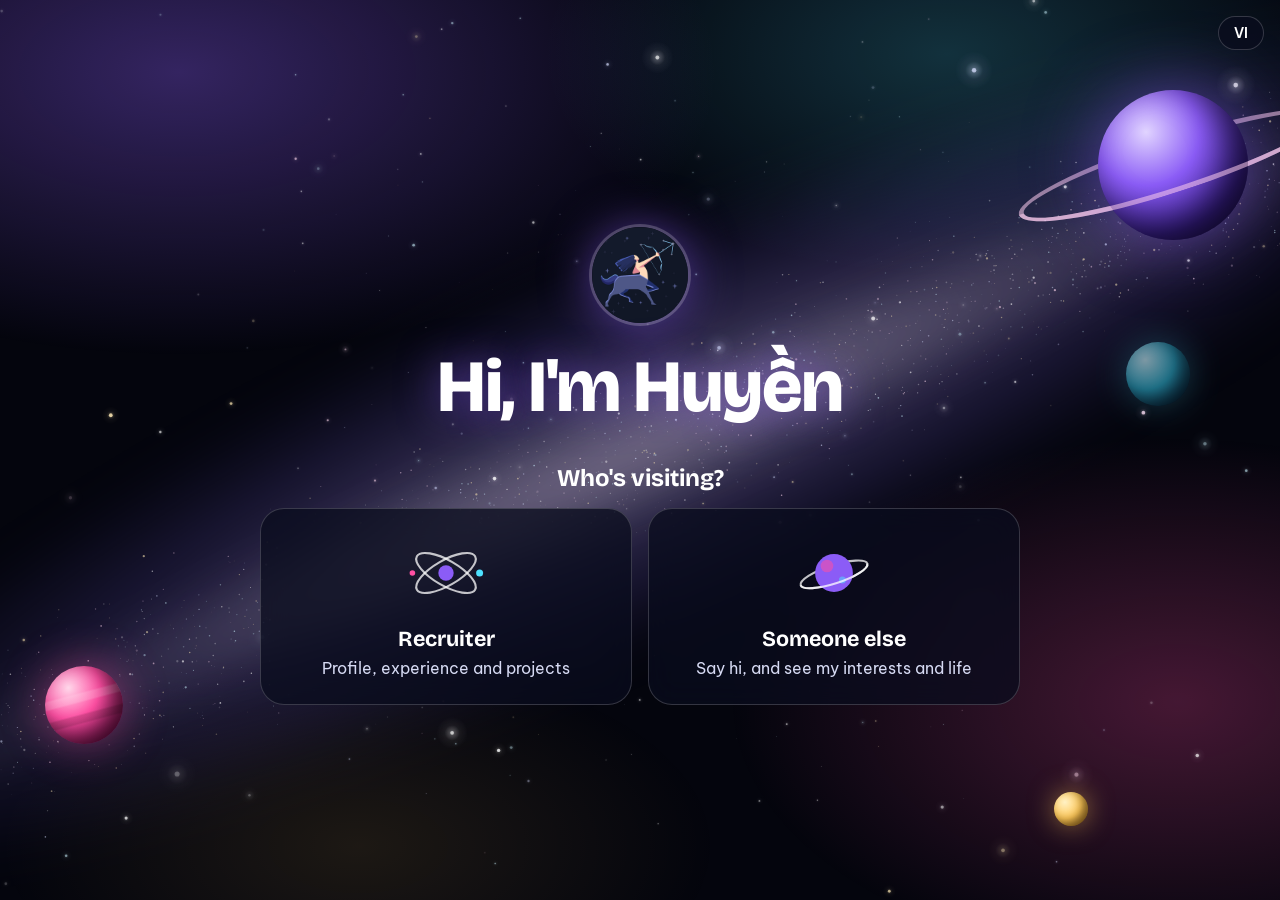
<file: index.html>
<!DOCTYPE html>
<html lang="vi">
<head>
  <meta charset="utf-8">
  <meta name="viewport" content="width=device-width, initial-scale=1">
  <title>Phùng Huyền | Portfolio</title>
  <meta name="description" content="Portfolio của Phùng Thị Huyền, sinh viên Quản trị Kinh doanh Quốc tế, Đại học Ngoại thương.">
  <meta name="theme-color" content="#04050d">
  <meta property="og:title" content="Phùng Huyền | Portfolio">
  <meta property="og:type" content="website">
  <link rel="icon" type="image/png" href="assets/img/favicon.png">
  <link rel="apple-touch-icon" href="assets/img/apple-touch-icon.png">
  <link rel="preconnect" href="https://fonts.googleapis.com">
  <link rel="preconnect" href="https://fonts.gstatic.com" crossorigin>
  <link href="https://fonts.googleapis.com/css2?family=Be+Vietnam+Pro:wght@400;500;600;700&family=Bricolage+Grotesque:opsz,wght@12..96,700;12..96,800&display=swap" rel="stylesheet">
  <link rel="stylesheet" href="assets/css/style.css?v=20261106b">
</head>
<body>
  <a id="skip-link" class="skip" href="#main"></a>

  <!-- Nền: dải ngân hà (CSS), bầu trời sao (canvas) và các hành tinh lơ lửng -->
  <div class="nebula" aria-hidden="true"></div>
  <canvas id="sky" aria-hidden="true"></canvas>
  <div class="planets" id="planets" aria-hidden="true">
    <div class="planet p1"><span class="planet-body"><i class="sphere"></i></span></div>
    <div class="planet p2"><span class="planet-body"><i class="sphere"></i></span></div>
    <div class="planet p3"><span class="planet-body"><i class="sphere"></i></span></div>
    <div class="planet p4"><span class="planet-body"><i class="sphere"></i></span></div>
  </div>

  <!-- Màn khảo sát đầu trang: nội dung do assets/js/main.js dựng -->
  <div id="gate" role="dialog" aria-modal="true" aria-labelledby="gate-title"></div>

  <!-- Toàn bộ trang chính: ẩn cho đến khi người xem chọn đối tượng -->
  <div id="site" hidden>
    <header class="topbar">
      <button id="brand" class="brand" type="button">
        <img src="assets/img/logo.png" alt="" width="42" height="42">
        <span id="brand-name"></span>
      </button>
      <nav id="nav" class="nav"></nav>
      <div class="tools">
        <button id="switch-view" class="ghost-btn" type="button"></button>
        <button id="lang-toggle" class="lang-btn" type="button"></button>
      </div>
    </header>

    <!-- Cột kênh liên lạc bên trái, đi theo khi cuộn -->
    <aside id="rail" class="rail"></aside>

    <main id="main" tabindex="-1"></main>

    <footer class="site-footer"><p id="footer-text"></p></footer>
  </div>

  <!-- Thẻ nổi: bấm vào một mục sẽ mở ở đây -->
  <dialog id="card"></dialog>

  <noscript><p style="position:relative;z-index:5;color:#fff;padding:2rem;text-align:center">Trang này cần bật JavaScript để hiển thị. / This page needs JavaScript.</p></noscript>

  <script src="assets/js/content.js?v=20261106b"></script>
  <script src="assets/js/main.js?v=20261106b"></script>
</body>
</html>
</file>
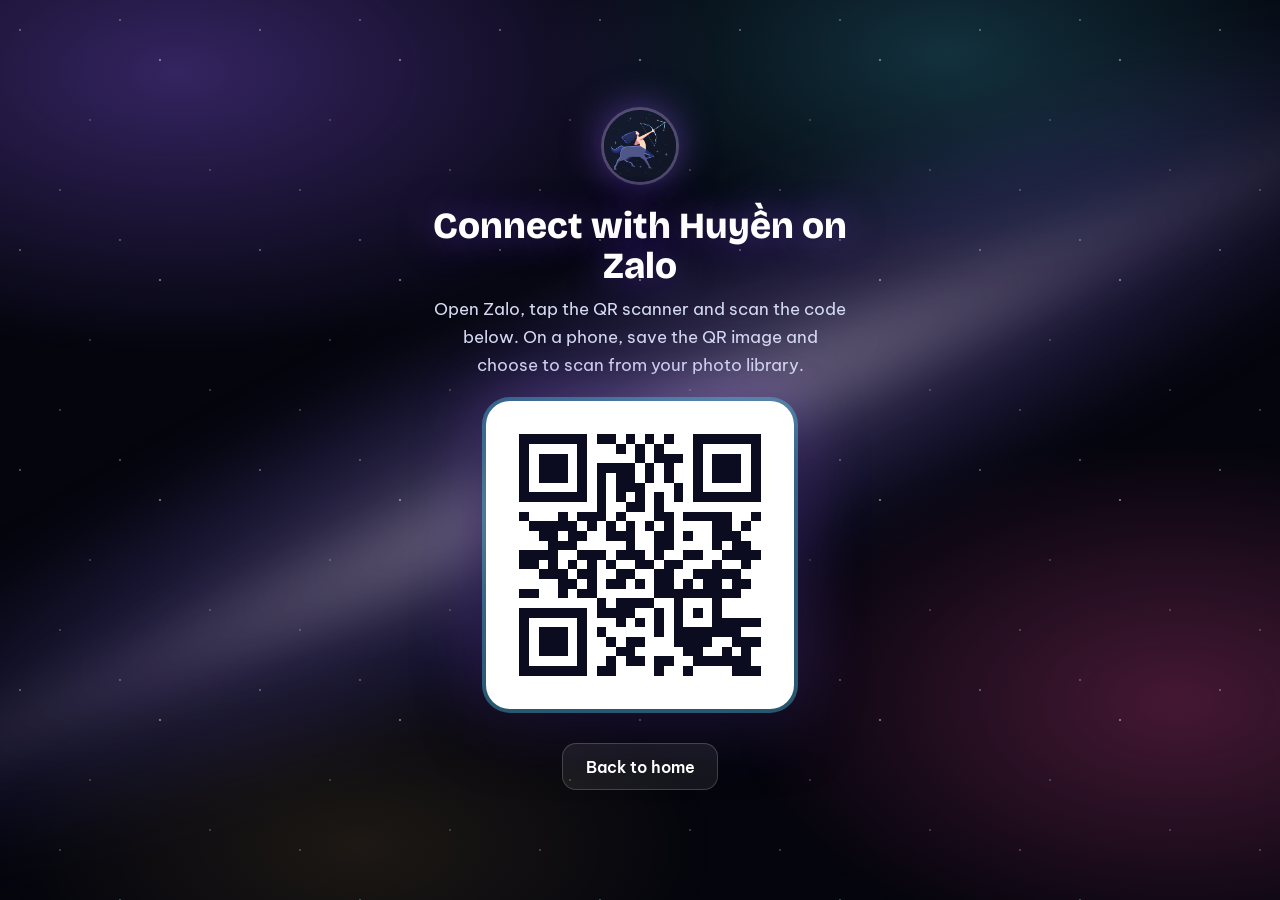
<file: zalo.html>
<!DOCTYPE html>
<html lang="vi">
<head>
  <meta charset="utf-8">
  <meta name="viewport" content="width=device-width, initial-scale=1">
  <title>Zalo | Phùng Huyền</title>
  <meta name="robots" content="noindex">
  <meta name="theme-color" content="#04050d">
  <link rel="icon" type="image/png" href="assets/img/favicon.png">
  <link rel="preconnect" href="https://fonts.googleapis.com">
  <link rel="preconnect" href="https://fonts.gstatic.com" crossorigin>
  <link href="https://fonts.googleapis.com/css2?family=Be+Vietnam+Pro:wght@400;500;600;700&family=Bricolage+Grotesque:opsz,wght@12..96,700;12..96,800&display=swap" rel="stylesheet">
  <link rel="stylesheet" href="assets/css/style.css?v=20261106b">
  <style>
    /* Trang riêng cho mã QR Zalo: dùng lại nền vũ trụ của trang chính */
    .zalo-stars {
      position: fixed; inset: 0; z-index: 0; pointer-events: none;
      background-image:
        radial-gradient(1.2px 1.2px at 20px 30px, #fff, transparent),
        radial-gradient(1px 1px at 90px 120px, #dfe6ff, transparent),
        radial-gradient(1.6px 1.6px at 160px 60px, #fff, transparent),
        radial-gradient(1px 1px at 210px 170px, #ffd9ee, transparent),
        radial-gradient(1.2px 1.2px at 120px 20px, #cdf4ff, transparent),
        radial-gradient(1px 1px at 60px 190px, #fff, transparent);
      background-size: 240px 220px; opacity: 0.7;
    }
    .zalo-wrap { position: relative; z-index: 2; min-height: 100svh; display: grid; place-items: center; padding: 2rem 1.25rem; }
    .zalo-card { width: min(460px, 100%); text-align: center; }
    .zalo-card img.logo { width: 72px; height: 72px; border-radius: 50%; box-shadow: 0 0 0 3px rgba(255, 255, 255, 0.2), 0 0 40px rgba(139, 92, 246, 0.6); }
    .zalo-card h1 { font: 800 clamp(1.7rem, 6vw, 2.3rem) / 1.1 var(--font-display); margin: 1rem 0 0.5rem; text-shadow: 0 0 36px rgba(139, 92, 246, 0.55); }
    .zalo-card p { color: var(--muted); margin: 0 auto 1.4rem; max-width: 38ch; }
    .qr-frame { display: inline-block; padding: 14px; border-radius: 24px; background: #fff; box-shadow: 0 0 0 4px rgba(77, 225, 255, 0.35), 0 20px 60px rgba(0, 0, 0, 0.55), 0 0 70px rgba(139, 92, 246, 0.45); }
    .qr-frame img { display: block; width: min(280px, 68vw); height: auto; image-rendering: pixelated; }
    .qr-missing { margin: 0 auto 1.4rem; padding: 1.2rem; border-radius: 16px; background: var(--panel); border: 1px solid var(--line); }
    .zalo-card .btn { margin-top: 1.6rem; }
  </style>
</head>
<body>
  <div class="nebula" aria-hidden="true"></div>
  <div class="zalo-stars" aria-hidden="true"></div>

  <main class="zalo-wrap" id="main">
    <div class="zalo-card">
      <img class="logo" src="assets/img/logo.png" alt="" width="72" height="72">
      <h1 id="zalo-title"></h1>
      <p id="zalo-hint"></p>
      <div id="qr-slot"></div>
      <a class="btn btn-ghost" id="zalo-back" href="./"></a>
    </div>
  </main>

  <script src="assets/js/content.js?v=20261106b"></script>
  <script>
    (function () {
      // Chọn ngôn ngữ: ưu tiên ?lang= trên đường link, rồi đến lựa chọn đã lưu, cuối cùng theo trình duyệt.
      var q = new URLSearchParams(location.search).get("lang");
      var saved = null;
      try { saved = localStorage.getItem("lang"); } catch (e) { /* bỏ qua */ }
      var lang = q === "en" || q === "vi" ? q : saved === "en" || saved === "vi" ? saved : (navigator.language || "vi").toLowerCase().indexOf("vi") === 0 ? "vi" : "en";
      var Z = CONTENT[lang].contact.zalo;
      document.documentElement.lang = lang;
      document.title = "Zalo | Phùng Huyền";
      document.getElementById("zalo-title").textContent = Z.title;
      document.getElementById("zalo-hint").textContent = Z.hint;
      document.getElementById("zalo-back").textContent = Z.back;

      var slot = document.getElementById("qr-slot");
      var frame = document.createElement("div");
      frame.className = "qr-frame";
      var img = document.createElement("img");
      img.alt = lang === "vi" ? "Mã QR Zalo của Huyền" : "Huyền's Zalo QR code";
      img.src = SITE.zaloQr;
      img.addEventListener("error", function () {
        var m = document.createElement("p");
        m.className = "qr-missing";
        m.textContent = Z.missing;
        slot.replaceChildren(m);
      });
      frame.appendChild(img);
      slot.appendChild(frame);
    })();
  </script>
</body>
</html>
</file>
<file: assets/css/style.css>
/* ==========================================================================
   style.css  =  GIAO DIỆN: màu sắc, phông chữ, khoảng cách, hiệu ứng

   Cách đọc nhanh:
   - Các dòng bắt đầu bằng "--" ở :root là "bảng màu và kích thước" dùng chung.
     Đổi một giá trị ở đây là cả trang đổi theo (ví dụ đổi --pink để đổi màu hồng).
   - Mỗi khối có một dòng tiêu đề đánh số (ví dụ "1. Bảng màu") để bạn tìm.
   ========================================================================== */

/* --- 1. Bảng màu và cỡ chữ --- */
:root {
  --space: #04050d;          /* nền đen vũ trụ */
  --panel: rgba(10, 12, 30, 0.76);   /* nền tối mờ phía sau chữ, giúp chữ trắng luôn dễ đọc */
  --panel-solid: #0c0e24;
  --line: rgba(255, 255, 255, 0.18);
  --text: #ffffff;
  --muted: #d6daf3;

  --violet: #8b5cf6;
  --pink: #ff4fa3;
  --cyan: #4de1ff;
  --amber: #ffc857;
  --violet-deep: #6c3df0;    /* bản đậm hơn để chữ trắng trên nút vẫn rõ */
  --pink-deep: #d92d7f;

  --font-display: "Bricolage Grotesque", "Be Vietnam Pro", system-ui, sans-serif;
  --font-body: "Be Vietnam Pro", system-ui, -apple-system, "Segoe UI", Roboto, sans-serif;
  --header-h: 68px;
}

/* --- 2. Nền tảng --- */
*, *::before, *::after { box-sizing: border-box; }
[hidden] { display: none !important; }
html { scroll-behavior: smooth; -webkit-text-size-adjust: 100%; }
body {
  margin: 0;
  background: var(--space);
  color: var(--text);
  font-family: var(--font-body);
  font-size: 1.0625rem;
  line-height: 1.65;
  overflow-x: hidden;
}
body.modal-open { overflow: hidden; }
img { max-width: 100%; }
button { font-family: inherit; }
::selection { background: var(--pink-deep); color: #fff; }
:focus-visible { outline: 2px solid var(--cyan); outline-offset: 3px; }

.skip {
  position: fixed; left: 1rem; top: -4rem; z-index: 100;
  background: #fff; color: #000; padding: 0.6rem 1rem; border-radius: 10px; text-decoration: none;
}
.skip:focus { top: 1rem; }

/* --- 3. Bầu trời: dải ngân hà, hành tinh (sao vẽ bằng canvas trong main.js) --- */
#sky { position: fixed; inset: 0; width: 100%; height: 100%; z-index: 0; display: block; }

.nebula {
  position: fixed; inset: 0; z-index: 0; pointer-events: none;
  background:
    radial-gradient(60% 45% at 14% 8%, rgba(139, 92, 246, 0.36), transparent 70%),
    radial-gradient(50% 42% at 92% 78%, rgba(255, 79, 163, 0.26), transparent 70%),
    radial-gradient(45% 35% at 74% 6%, rgba(77, 225, 255, 0.2), transparent 70%),
    radial-gradient(40% 30% at 28% 94%, rgba(255, 200, 87, 0.1), transparent 70%);
}
/* Dải ngân hà chéo ngang màn hình: một vầng sáng rộng và một lõi sáng mảnh bên trong */
.nebula::before, .nebula::after {
  content: ""; position: absolute; left: -25%; right: -25%; transform: rotate(-24deg);
}
.nebula::before {
  top: 28%; height: 42%;
  background: radial-gradient(ellipse at center, rgba(205, 190, 255, 0.38), rgba(130, 105, 240, 0.18) 42%, transparent 72%);
  filter: blur(26px);
  animation: nebula-breathe 14s ease-in-out infinite alternate;
}
.nebula::after {
  top: 43%; height: 14%;
  background: radial-gradient(ellipse at center, rgba(255, 236, 255, 0.22), transparent 70%);
  filter: blur(18px);
}
@keyframes nebula-breathe { from { opacity: 0.78; } to { opacity: 1; } }

/* Hành tinh lơ lửng: vị trí dọc do main.js đặt khi cuộn (--py), chuyển động bồng bềnh do CSS */
.planets { position: fixed; inset: 0; z-index: 0; pointer-events: none; overflow: hidden; }
.planet { position: absolute; top: 0; transform: translate3d(0, var(--py, 20vh), 0); transition: transform 1.6s cubic-bezier(0.2, 0.7, 0.2, 1); }
.planet-body { display: block; position: relative; isolation: isolate; border-radius: 50%; animation: planet-float 10s ease-in-out infinite alternate; }
.sphere { position: absolute; inset: 0; border-radius: 50%; z-index: 1; }
@keyframes planet-float { from { transform: translate3d(0, -12px, 0) rotate(-2deg); } to { transform: translate3d(0, 14px, 0) rotate(3deg); } }

.p1 { right: 2.5vw; }
.p1 .planet-body { width: 150px; height: 150px; }
.p1 .sphere {
  background: radial-gradient(circle at 32% 28%, #e1d4ff 0, #8b5cf6 36%, #3a1f8f 70%, #150a40 100%);
  box-shadow: 0 0 70px rgba(139, 92, 246, 0.55), inset -18px -14px 34px rgba(0, 0, 0, 0.6);
}
.p1 .planet-body::before, .p1 .planet-body::after {
  content: ""; position: absolute; left: -58%; right: -58%; top: 32%; bottom: 32%;
  border: 5px solid rgba(255, 206, 240, 0.55); border-radius: 50%; transform: rotate(-18deg);
}
.p1 .planet-body::before { z-index: 0; }
.p1 .planet-body::after { z-index: 2; clip-path: inset(50% 0 0 0); }

.p2 { left: 3.5vw; }
.p2 .planet-body { width: 78px; height: 78px; animation-duration: 8s; animation-delay: -3s; }
.p2 .sphere {
  background:
    linear-gradient(165deg, transparent 36%, rgba(255, 255, 255, 0.16) 38%, rgba(255, 255, 255, 0.16) 45%, transparent 47%, transparent 58%, rgba(0, 0, 0, 0.14) 60%, rgba(0, 0, 0, 0.14) 67%, transparent 69%),
    radial-gradient(circle at 30% 28%, #ffd7ea 0, #ff4fa3 40%, #8a1458 80%, #2a0820 100%);
  box-shadow: 0 0 46px rgba(255, 79, 163, 0.45), inset -10px -8px 20px rgba(0, 0, 0, 0.55);
}

.p3 { right: 7vw; opacity: 0.6; }
.p3 .planet-body { width: 64px; height: 64px; animation-duration: 12s; animation-delay: -6s; }
.p3 .sphere {
  background: radial-gradient(circle at 30% 28%, #c8f6ff 0, #2fb8d6 46%, #0b3d5c 85%);
  box-shadow: 0 0 34px rgba(77, 225, 255, 0.4), inset -8px -6px 16px rgba(0, 0, 0, 0.5);
}

.p4 { right: 15vw; }
.p4 .planet-body { width: 34px; height: 34px; animation-duration: 7s; animation-delay: -1.5s; }
.p4 .sphere {
  background: radial-gradient(circle at 32% 30%, #fff1c4 0, #ffc857 50%, #a86a10 100%);
  box-shadow: 0 0 26px rgba(255, 200, 87, 0.5), inset -5px -4px 10px rgba(0, 0, 0, 0.45);
}

/* Con trỏ chuột hình ngôi sao; hồng sáng khi đặt lên thứ bấm được */
html { cursor: url("data:image/svg+xml,%3Csvg xmlns='http://www.w3.org/2000/svg' width='30' height='30' viewBox='0 0 30 30'%3E%3Cpath d='M15 2l3.7 8.9 9.6.8-7.3 6.2 2.2 9.4L15 22l-8.2 5.3 2.2-9.4-7.3-6.2 9.6-.8z' fill='%23ffd666' stroke='%23fff6d6' stroke-width='1.3' stroke-linejoin='round'/%3E%3C/svg%3E") 15 15, auto; }
html :is(a, button, [role="button"], .card-btn, .gate-option, .btn, .nav-btn, .rail-btn, .lang-btn, .ghost-btn, .scroll-hint, .brand, .card-close) { cursor: url("data:image/svg+xml,%3Csvg xmlns='http://www.w3.org/2000/svg' width='34' height='34' viewBox='0 0 30 30'%3E%3Cpath d='M15 2l3.7 8.9 9.6.8-7.3 6.2 2.2 9.4L15 22l-8.2 5.3 2.2-9.4-7.3-6.2 9.6-.8z' fill='%23ff8fc7' stroke='%23ffffff' stroke-width='1.3' stroke-linejoin='round'/%3E%3C/svg%3E") 17 17, pointer !important; }
html button:disabled { cursor: progress !important; }

/* Bấm vào đâu thì một vầng sao sáng bừng lên ở đó */
.burst { position: fixed; width: 0; height: 0; pointer-events: none; z-index: 9999; }
.burst::before {
  content: ""; position: absolute; left: -40px; top: -40px; width: 80px; height: 80px; border-radius: 50%;
  background: radial-gradient(circle, rgba(255, 244, 200, 0.95) 0, rgba(255, 200, 87, 0.55) 28%, rgba(255, 79, 163, 0.2) 55%, transparent 70%);
  animation: burst-glow 0.7s ease-out forwards;
}
.burst i {
  position: absolute; left: -2px; top: -2px; width: 4px; height: 4px; border-radius: 50%;
  background: #fff4c4; box-shadow: 0 0 8px 2px rgba(255, 214, 102, 0.9);
  transform: rotate(var(--a)) translateX(0); animation: burst-ray 0.7s ease-out forwards;
}
@keyframes burst-glow { from { transform: scale(0.2); opacity: 1; } to { transform: scale(1.6); opacity: 0; } }
@keyframes burst-ray { to { transform: rotate(var(--a)) translateX(42px); opacity: 0; } }

/* --- 4. Màn khảo sát --- */
#gate {
  position: relative; z-index: 2; min-height: 100svh;
  display: grid; place-items: center; padding: 5rem 1.25rem 3rem;
}
.gate-inner {
  width: min(760px, 100%); text-align: center;
  animation: gate-in 0.9s ease both;
  transition: opacity 0.6s ease, transform 0.75s cubic-bezier(0.5, 0, 0.8, 0.4), filter 0.6s ease;
}
body.is-warping .gate-inner { opacity: 0; transform: scale(1.18); filter: blur(5px); }
.gate-logo { width: 96px; height: 96px; border-radius: 50%; box-shadow: 0 0 0 3px rgba(255, 255, 255, 0.2), 0 0 50px rgba(139, 92, 246, 0.6); }
.gate-title {
  font: 800 clamp(2.4rem, 7vw, 4.6rem) / 1.02 var(--font-display);
  letter-spacing: -0.02em; margin: 1.2rem 0 0.6rem; text-wrap: balance;
  text-shadow: 0 0 40px rgba(139, 92, 246, 0.55);
}
.gate-question { font: 700 1.5rem var(--font-display); margin: 2.4rem 0 1rem; }
.gate-options { display: grid; grid-template-columns: repeat(auto-fit, minmax(240px, 1fr)); gap: 1rem; }
.gate-option {
  appearance: none; cursor: pointer; color: inherit; font: inherit;
  display: grid; justify-items: center; gap: 0.3rem;
  padding: 1.4rem 1.2rem 1.5rem; border-radius: 24px;
  background: var(--panel); border: 1px solid var(--line);
  -webkit-backdrop-filter: blur(14px); backdrop-filter: blur(14px);
  transition: transform 0.25s ease, border-color 0.25s ease, box-shadow 0.25s ease;
}
.gate-option:hover, .gate-option:focus-visible {
  transform: translateY(-4px); border-color: var(--pink);
  box-shadow: 0 16px 50px rgba(139, 92, 246, 0.4);
}
.gate-art { width: 84px; height: 84px; margin-bottom: 0.4rem; }
.gate-option-title { font: 700 1.35rem var(--font-display); }
.gate-option-note { color: var(--muted); font-size: 0.97rem; line-height: 1.45; }

.lang-btn, .ghost-btn {
  appearance: none; cursor: pointer; color: #fff; font: 600 0.9rem var(--font-body);
  padding: 0.45rem 0.95rem; border-radius: 999px;
  background: var(--panel); border: 1px solid var(--line);
  transition: border-color 0.2s ease, background 0.2s ease;
}
.lang-btn:hover, .ghost-btn:hover { border-color: #fff; background: rgba(255, 255, 255, 0.12); }
.gate-lang { position: absolute; top: 1rem; right: 1rem; }

/* --- 5. Khung trang chính --- */
#site { position: relative; z-index: 2; animation: site-in 0.9s ease both; }
.wrap { width: min(1080px, calc(100% - 2rem)); margin-inline: auto; }

.topbar {
  position: fixed; top: 0; left: 0; right: 0; z-index: 20; min-height: var(--header-h);
  display: flex; align-items: center; gap: 0.75rem; padding: 0.4rem 1rem;
  background: rgba(4, 5, 13, 0.78);
  -webkit-backdrop-filter: blur(14px); backdrop-filter: blur(14px);
  border-bottom: 1px solid var(--line);
}
.brand {
  appearance: none; background: none; border: 0; cursor: pointer; color: #fff;
  display: flex; align-items: center; gap: 0.6rem; padding: 0.2rem; border-radius: 999px; flex: none;
}
.brand img { width: 42px; height: 42px; border-radius: 50%; display: block; box-shadow: 0 0 0 2px rgba(255, 255, 255, 0.25); }
.brand span { font: 800 1.15rem var(--font-display); letter-spacing: -0.01em; white-space: nowrap; }

.nav {
  flex: 1; display: flex; gap: 0.2rem; justify-content: center;
  overflow-x: auto; scrollbar-width: none; padding: 0.2rem;
}
.nav::-webkit-scrollbar { display: none; }
.nav-btn {
  appearance: none; background: none; border: 0; cursor: pointer; white-space: nowrap;
  color: var(--muted); font: 500 0.95rem var(--font-body);
  padding: 0.5rem 0.85rem; border-radius: 999px; transition: color 0.2s ease, background 0.2s ease;
}
.nav-btn:hover { color: #fff; }
.nav-btn.is-active { color: #fff; background: rgba(255, 255, 255, 0.12); box-shadow: inset 0 0 0 1px rgba(255, 255, 255, 0.22); }
.tools { display: flex; gap: 0.5rem; flex: none; }

/* Thanh kênh liên lạc bên trái, đi theo khi cuộn */
.rail {
  position: fixed; left: 14px; top: 50%; transform: translateY(-50%); z-index: 15;
  display: flex; flex-direction: column; gap: 10px; padding: 10px 8px; border-radius: 999px;
  background: var(--panel); border: 1px solid var(--line);
  -webkit-backdrop-filter: blur(12px); backdrop-filter: blur(12px);
}
.rail-btn {
  width: 44px; height: 44px; border-radius: 50%; display: grid; place-items: center;
  color: #fff; text-decoration: none; cursor: pointer; padding: 0;
  background: rgba(255, 255, 255, 0.08); border: 1px solid var(--line);
  transition: transform 0.2s ease, background 0.2s ease, border-color 0.2s ease;
}
.rail-btn:hover, .rail-btn:focus-visible { transform: scale(1.1); border-color: #fff; }
.rail-linkedin:hover, .rail-linkedin:focus-visible { background: #0a66c2; }
.rail-facebook:hover, .rail-facebook:focus-visible { background: #1877f2; }
.rail-mail:hover, .rail-mail:focus-visible { background: var(--pink-deep); }
.rail-zalo:hover, .rail-zalo:focus-visible { background: #0068ff; }
.rail-zalo .glyph { font-size: 0.72rem; letter-spacing: 0; }
.glyph { font: 800 1.1rem var(--font-display); letter-spacing: -0.03em; }
.icon { display: grid; place-items: center; }
.icon svg { width: 22px; height: 22px; fill: currentColor; }

/* --- 6. Phần đầu trang (hero) --- */
.hero {
  position: relative; z-index: 1; min-height: 100svh; outline: none;
  display: grid; align-content: center; padding: calc(var(--header-h) + 2rem) 0 5rem;
}
.hero-grid { display: grid; grid-template-columns: 1.15fr 0.85fr; gap: 3rem; align-items: center; }
.hero-name {
  font: 800 clamp(3.2rem, 9vw, 7rem) / 0.95 var(--font-display);
  letter-spacing: -0.03em; margin: 0 0 1.1rem; text-wrap: balance;
  text-shadow: 0 0 48px rgba(139, 92, 246, 0.6);
}
.hero-facts { list-style: none; padding: 0; margin: 0 0 1.9rem; display: grid; gap: 0.75rem; max-width: 54ch; }
.hero-facts li { display: flex; align-items: flex-start; gap: 0.85rem; font-size: 1.12rem; line-height: 1.45; text-shadow: 0 1px 14px rgba(4, 5, 13, 0.95); }
.fact-icon {
  flex: none; width: 42px; height: 42px; border-radius: 13px; display: grid; place-items: center;
  background: linear-gradient(135deg, rgba(139, 92, 246, 0.5), rgba(255, 79, 163, 0.4));
  border: 1px solid rgba(255, 255, 255, 0.28); box-shadow: 0 0 20px rgba(139, 92, 246, 0.4);
}
.fact-icon svg { width: 22px; height: 22px; }
.fact-text { padding-top: 0.45rem; }
.fact-text b { color: var(--amber); font-weight: 700; margin-right: 0.4rem; }
.hero-cta { display: flex; flex-wrap: wrap; gap: 0.75rem; }

.btn {
  appearance: none; cursor: pointer; text-decoration: none; color: #fff;
  font: 600 1rem var(--font-body); padding: 0.8rem 1.4rem; border-radius: 14px;
  border: 1px solid transparent; display: inline-flex; align-items: center; justify-content: center; gap: 0.5rem;
  transition: transform 0.2s ease, filter 0.2s ease, border-color 0.2s ease, background 0.2s ease;
}
.btn:hover { transform: translateY(-2px); }
.btn-primary { background: linear-gradient(135deg, var(--violet-deep), var(--pink-deep)); box-shadow: 0 10px 30px rgba(217, 45, 127, 0.32); }
.btn-primary:hover { filter: brightness(1.1); }
.btn-primary:disabled { opacity: 0.6; cursor: progress; transform: none; }
.btn-ghost { background: rgba(255, 255, 255, 0.07); border-color: var(--line); }
.btn-ghost:hover { border-color: #fff; background: rgba(255, 255, 255, 0.14); }

/* Ảnh chân dung dạng "cửa sổ vòm" với viền màu xoay chậm */
@property --ring-angle { syntax: "<angle>"; initial-value: 0deg; inherits: false; }
.hero-photo { position: relative; width: min(340px, 72vw); aspect-ratio: 3 / 4; justify-self: center; }
.hero-photo img {
  width: 100%; height: 100%; object-fit: cover; object-position: center 12%; display: block;
  border-radius: 999px 999px 26px 26px; box-shadow: 0 24px 70px rgba(0, 0, 0, 0.55);
}
.hero-ring {
  position: absolute; inset: -12px; border-radius: 999px 999px 36px 36px; padding: 3px;
  background: conic-gradient(from var(--ring-angle), var(--violet), var(--pink), var(--amber), var(--cyan), var(--violet));
  -webkit-mask: linear-gradient(#000 0 0) content-box, linear-gradient(#000 0 0);
  -webkit-mask-composite: xor;
  mask: linear-gradient(#000 0 0) content-box exclude, linear-gradient(#000 0 0);
  animation: ring 9s linear infinite;
}
.scroll-hint {
  appearance: none; background: none; border: 0; cursor: pointer; color: var(--muted);
  position: absolute; bottom: 1.2rem; left: 50%; transform: translateX(-50%);
  display: grid; justify-items: center; font-size: 0.9rem;
}
.scroll-hint .icon { animation: bob 2.6s ease-in-out infinite; }

/* --- 7. Các mục --- */
.section {
  position: relative; z-index: 1; outline: none;
  padding-block: clamp(4.5rem, 9vw, 7rem); scroll-margin-top: var(--header-h);
}
.section-title {
  display: flex; align-items: center; gap: 0.9rem; margin: 0 0 1.6rem;
  font: 800 clamp(2rem, 4.5vw, 3rem) / 1.05 var(--font-display); letter-spacing: -0.02em;
}
.section-title::before {
  content: ""; width: 16px; height: 16px; flex: none; background: var(--amber);
  clip-path: polygon(50% 0, 61% 35%, 98% 35%, 68% 57%, 79% 91%, 50% 70%, 21% 91%, 32% 57%, 2% 35%, 39% 35%);
}
.section-title::after { content: ""; flex: 1; height: 1px; background: linear-gradient(90deg, rgba(255, 255, 255, 0.45), transparent); }
.section-intro { color: var(--muted); margin: -0.9rem 0 1.6rem; }
.subtitle { font: 700 1.3rem var(--font-display); margin: 2.4rem 0 1rem; }

.panel {
  background: var(--panel); border: 1px solid var(--line); border-radius: 24px;
  padding: clamp(1.25rem, 3vw, 2rem);
  -webkit-backdrop-filter: blur(14px); backdrop-filter: blur(14px);
  box-shadow: 0 18px 50px rgba(0, 0, 0, 0.4);
}
.prose p { margin: 0 0 1rem; max-width: 64ch; font-size: 1.125rem; }
.prose p:last-child { margin-bottom: 0; }

.chips { list-style: none; display: flex; flex-wrap: wrap; gap: 0.5rem; padding: 0; margin: 1rem 0 0; }
.chip { padding: 0.3rem 0.8rem; border-radius: 999px; font-size: 0.92rem; background: rgba(139, 92, 246, 0.24); border: 1px solid rgba(190, 170, 255, 0.45); }
.chips-lg .chip { font-size: 1rem; padding: 0.45rem 1rem; }

.cert-list { list-style: none; padding: 0; margin: 0; display: grid; grid-template-columns: repeat(auto-fit, minmax(230px, 1fr)); gap: 0.8rem; }
.cert { padding: 1rem 1.1rem; border-radius: 14px; background: var(--panel); border: 1px solid var(--line); border-left: 3px solid var(--amber); }

.skill-grid { display: grid; grid-template-columns: repeat(auto-fit, minmax(240px, 1fr)); gap: 1rem; }
.skill-title { font: 700 1.15rem var(--font-display); margin: 0; }
.skill-note { color: var(--muted); font-size: 0.95rem; margin: 0.9rem 0 0; }

/* Thẻ nhỏ bấm được */
.card-grid { display: grid; grid-template-columns: repeat(auto-fill, minmax(300px, 1fr)); gap: 1.1rem; }
.tile-grid { display: grid; grid-template-columns: repeat(auto-fill, minmax(190px, 1fr)); gap: 1rem; }
.card-btn {
  appearance: none; text-align: left; cursor: pointer; color: inherit; font: inherit;
  display: grid; grid-template-columns: 96px 1fr; gap: 1rem; align-items: center;
  padding: 1rem; border-radius: 18px; width: 100%;
  background: var(--panel); border: 1px solid var(--line);
  -webkit-backdrop-filter: blur(14px); backdrop-filter: blur(14px);
  transition: transform 0.25s ease, border-color 0.25s ease, box-shadow 0.25s ease;
}
.card-btn:hover, .card-btn:focus-visible { transform: translateY(-3px); border-color: var(--pink); box-shadow: 0 14px 40px rgba(139, 92, 246, 0.38); }
.card-thumb { width: 96px; height: 96px; border-radius: 14px; overflow: hidden; display: grid; place-items: center; background: rgba(255, 255, 255, 0.05); }
.card-thumb img { width: 100%; height: 100%; object-fit: cover; display: block; }
.card-thumb .thumb-logo { object-fit: contain; background: #fff; padding: 6px; }
.card-thumb .art { width: 80px; height: 80px; }
.card-body { display: grid; gap: 0.2rem; min-width: 0; }
.card-meta { font-size: 0.86rem; color: var(--amber); font-weight: 600; }
.card-title { font: 700 1.12rem / 1.25 var(--font-display); }
.card-sub { color: var(--muted); font-size: 0.95rem; line-height: 1.45; }
.card-wide { grid-template-columns: 120px 1fr; }
.card-wide .card-thumb { width: 120px; height: 120px; }
.card-tile { grid-template-columns: 1fr; justify-items: center; text-align: center; padding: 1.2rem 1rem; gap: 0.7rem; }
.card-tile .card-thumb { background: transparent; width: 92px; height: 92px; }
.card-tile .card-thumb .art { width: 92px; height: 92px; }

/* Kinh nghiệm: các mốc là những ngôi sao nối với nhau thành chòm sao */
.constellation { list-style: none; margin: 0; padding: 0 0 0 52px; position: relative; display: grid; gap: 1.2rem; }
.constellation::before {
  content: ""; position: absolute; left: 19px; top: 14px; bottom: 14px; width: 2px; border-radius: 2px;
  background: linear-gradient(to bottom, var(--amber), var(--pink) 45%, var(--violet) 80%, rgba(139, 92, 246, 0.1));
}
.star-item { position: relative; }
.star-node { position: absolute; left: -46px; top: 30px; width: 28px; height: 28px; filter: drop-shadow(0 0 8px rgba(255, 200, 87, 0.85)); }
.star-node::before {
  content: ""; display: block; width: 100%; height: 100%; background: var(--amber);
  clip-path: polygon(50% 0, 61% 35%, 98% 35%, 68% 57%, 79% 91%, 50% 70%, 21% 91%, 32% 57%, 2% 35%, 39% 35%);
}
.star-item:not(.is-current) .star-node { transform: scale(0.72); filter: drop-shadow(0 0 5px rgba(255, 200, 87, 0.6)); }
.star-item:not(.is-current) .star-node::before { background: #ffe2a3; }
.star-item.is-current .star-node { animation: twinkle 2.6s ease-in-out infinite; }

/* Ngôn ngữ: ba hành tinh */
.lang-grid { list-style: none; padding: 0; margin: 0; display: grid; grid-template-columns: repeat(auto-fit, minmax(220px, 1fr)); gap: 1.1rem; }
.lang-card {
  display: grid; justify-items: center; text-align: center; gap: 0.15rem; padding: 2rem 1rem 1.6rem;
  background: var(--panel); border: 1px solid var(--line); border-radius: 24px;
  -webkit-backdrop-filter: blur(14px); backdrop-filter: blur(14px);
}
.lang-ring {
  position: relative; width: 84px; height: 84px; border-radius: 50%; margin-bottom: 1.1rem;
  background: radial-gradient(circle at 34% 30%, #fff 0 3%, var(--c1) 6% 55%, var(--c2) 100%);
  box-shadow: 0 0 34px var(--c2); animation: bob 4s ease-in-out infinite;
}
.lang-ring::after {
  content: ""; position: absolute; inset: 28px -30px; border-radius: 50%;
  border: 2px solid rgba(255, 255, 255, 0.45); transform: rotate(-18deg);
}
.lang-card:nth-child(1) { --c1: var(--violet); --c2: var(--pink-deep); }
.lang-card:nth-child(2) { --c1: var(--cyan); --c2: var(--violet-deep); }
.lang-card:nth-child(3) { --c1: var(--amber); --c2: var(--pink-deep); }
.lang-card:nth-child(2) .lang-ring { animation-delay: -1.3s; }
.lang-card:nth-child(3) .lang-ring { animation-delay: -2.6s; }
.lang-name { font: 700 1.3rem var(--font-display); }
.lang-level { color: var(--muted); }

/* Liên hệ */
.contact-grid { display: grid; grid-template-columns: 1fr; gap: 1.2rem; max-width: 760px; }
.field { display: grid; gap: 0.35rem; margin-bottom: 1rem; }
.field-label { font-weight: 600; font-size: 0.95rem; }
.field input, .field textarea {
  width: 100%; font: inherit; color: #fff; padding: 0.75rem 0.9rem; border-radius: 12px;
  background: rgba(255, 255, 255, 0.07); border: 1px solid rgba(255, 255, 255, 0.32);
}
.field textarea { resize: vertical; min-height: 8rem; }
.hp { position: absolute; left: -9999px; width: 1px; height: 1px; overflow: hidden; }
.form-status { min-height: 1.6em; margin: 0.9rem 0 0; }
.form-status.is-ok { color: #8ff0b8; }
.form-status.is-error { color: #ffa3b8; }

.site-footer { position: relative; z-index: 1; padding: 3rem 1rem 6rem; text-align: center; color: var(--muted); }

/* --- 8. Thẻ nổi (modal): nền phía sau mờ và tối đi --- */
dialog#card {
  padding: 0; border: 0; background: transparent; color: #fff; overflow: visible;
  width: min(760px, calc(100% - 1.5rem)); max-width: none; max-height: none;
}
dialog#card::backdrop { background: rgba(3, 4, 12, 0.62); -webkit-backdrop-filter: blur(8px); backdrop-filter: blur(8px); }
dialog#card[open] { animation: card-in 0.3s cubic-bezier(0.2, 0.9, 0.3, 1.15); }
.card-inner {
  position: relative; overflow: auto; max-height: calc(100svh - 2rem);
  background: var(--panel-solid); border: 1px solid rgba(255, 255, 255, 0.24); border-radius: 26px;
  padding: clamp(1.25rem, 3vw, 2rem);
  box-shadow: 0 30px 90px rgba(0, 0, 0, 0.6), 0 0 70px rgba(139, 92, 246, 0.28);
}
.card-close {
  position: absolute; top: 0.9rem; right: 0.9rem; width: 40px; height: 40px; border-radius: 50%; z-index: 2;
  display: grid; place-items: center; cursor: pointer; color: #fff; padding: 0;
  background: rgba(255, 255, 255, 0.1); border: 1px solid var(--line);
}
.card-close:hover { background: rgba(255, 255, 255, 0.2); }
.card-close .icon svg { width: 20px; height: 20px; }
.card-head { display: flex; gap: 1.1rem; align-items: center; padding-right: 3rem; margin-bottom: 1.3rem; }
.card-art { width: 88px; height: 88px; flex: none; }
.card-logo { width: 84px; height: 84px; flex: none; border-radius: 16px; object-fit: contain; background: #fff; padding: 6px; }
.card-heading { font: 800 clamp(1.4rem, 3.4vw, 1.9rem) / 1.15 var(--font-display); margin: 0 0 0.25rem; }
.card-org { margin: 0; font-weight: 600; }
.card-period { margin: 0.1rem 0 0; color: var(--amber); font-weight: 600; font-size: 0.95rem; }
.card-text { margin: 0 0 1rem; font-size: 1.1rem; }
.card-bullets { margin: 0 0 1rem; padding-left: 1.2rem; display: grid; gap: 0.65rem; }
.card-bullets li::marker { color: var(--pink); }
.gallery { list-style: none; padding: 0; margin: 1.3rem 0 0; display: grid; grid-template-columns: repeat(auto-fill, minmax(150px, 1fr)); gap: 0.6rem; }
.gallery a { display: block; border-radius: 12px; overflow: hidden; }
.gallery img { width: 100%; aspect-ratio: 1; object-fit: cover; object-position: center 20%; display: block; transition: transform 0.25s ease; }
.gallery a:hover img { transform: scale(1.05); }

/* --- 9. Hình minh họa động (SVG) --- */
.art { display: block; }
.art svg { display: block; width: 100%; height: 100%; }
.f-violet { fill: var(--violet); } .f-pink { fill: var(--pink); } .f-cyan { fill: var(--cyan); }
.f-amber { fill: var(--amber); } .f-white { fill: #fff; }
.ol { fill: none; stroke: rgba(255, 255, 255, 0.75); stroke-width: 3; }
.ln { fill: none; stroke: rgba(255, 255, 255, 0.8); stroke-width: 3; stroke-linecap: round; }
.ln-cyan { fill: none; stroke: var(--cyan); stroke-width: 4; stroke-linecap: round; }
.ln-pink { fill: none; stroke: var(--pink); stroke-width: 4; stroke-linecap: round; }
.a-spin { animation: spin 16s linear infinite; }
.a-spin.slow { animation-duration: 28s; }
.a-spin.rev { animation-direction: reverse; animation-duration: 11s; }
.a-bob { animation: bob 3.4s ease-in-out infinite; }
.a-bob.b { animation-delay: -1.7s; }
.a-pulse { animation: pulse 2.4s ease-in-out infinite; transform-box: fill-box; transform-origin: center; }
.a-twinkle { animation: twinkle 2.8s ease-in-out infinite; transform-box: fill-box; transform-origin: center; }
.d1 { animation-delay: -0.8s; } .d2 { animation-delay: -1.6s; }
.a-swing { animation: swing 4.2s ease-in-out infinite; }
.a-flow { animation: flow 3.2s linear infinite; }
.a-flow.r { animation-direction: reverse; }

@keyframes spin { to { transform: rotate(360deg); } }
@keyframes bob { 0%, 100% { transform: translateY(0); } 50% { transform: translateY(-5px); } }
@keyframes pulse { 0%, 100% { transform: scale(0.88); } 50% { transform: scale(1.12); } }
@keyframes twinkle { 0%, 100% { opacity: 0.35; transform: scale(0.8); } 50% { opacity: 1; transform: scale(1.15); } }
@keyframes swing { 0%, 100% { transform: rotate(-22deg); } 50% { transform: rotate(22deg); } }
@keyframes flow { to { transform: translateX(-50px); } }
@keyframes ring { to { --ring-angle: 360deg; } }
@keyframes gate-in { from { opacity: 0; transform: translateY(18px); } to { opacity: 1; transform: none; } }
@keyframes site-in { from { opacity: 0; } to { opacity: 1; } }
@keyframes card-in { from { opacity: 0; transform: translateY(16px) scale(0.96); } to { opacity: 1; transform: none; } }

/* --- 10. Màn hình nhỏ (điện thoại, máy tính bảng) --- */
@media (min-width: 900px) {
  /* chừa chỗ bên trái cho thanh kênh liên lạc */
  .wrap { width: min(1080px, calc(100% - 190px)); }
}
@media (max-width: 899px) {
  :root { --header-h: 104px; }
  .topbar { flex-wrap: wrap; row-gap: 0.1rem; }
  .tools { margin-left: auto; }
  .nav { order: 3; flex: 0 0 100%; justify-content: flex-start; }
  .rail {
    top: auto; bottom: 12px; left: 50%; transform: translateX(-50%);
    flex-direction: row; padding: 8px 10px; gap: 8px;
  }
  .rail-btn { width: 42px; height: 42px; }
  .hero-grid { grid-template-columns: 1fr; gap: 2rem; }
  .hero-photo { order: -1; width: min(230px, 60vw); }
  .hero { padding-bottom: 6rem; }
  .contact-grid { grid-template-columns: 1fr; }
  .card-grid { grid-template-columns: 1fr; }
  .constellation { padding-left: 44px; }
  .star-node { left: -40px; }
  .constellation::before { left: 15px; }
}
@media (max-width: 480px) {
  .brand span { font-size: 1.02rem; }
  .card-btn { grid-template-columns: 80px 1fr; }
  .card-thumb { width: 80px; height: 80px; }
  .card-thumb .art { width: 68px; height: 68px; }
  .card-wide { grid-template-columns: 96px 1fr; }
  .card-wide .card-thumb { width: 96px; height: 96px; }
  .card-head { flex-direction: column; align-items: flex-start; }
}

/* Người dùng bật "giảm chuyển động" trong hệ điều hành: tắt gần hết hiệu ứng */
@media (prefers-reduced-motion: reduce) {
  html { scroll-behavior: auto; }
  *, *::before, *::after {
    animation-duration: 0.001ms !important; animation-iteration-count: 1 !important;
    transition-duration: 0.001ms !important;
  }
}

/* Thẻ rộng (nhóm Other): đoạn mô tả dài chỉ hiện 3 dòng, bấm vào thẻ để đọc đủ */
.card-wide .card-sub { display: -webkit-box; -webkit-line-clamp: 3; -webkit-box-orient: vertical; overflow: hidden; }

/* Điện thoại: hành tinh nhỏ lại, bớt đi một hành tinh cho đỡ rối */
@media (max-width: 700px) {
  .planet-body { scale: 0.62; }
  .p1 { right: -4vw; }
  .p3 { display: none; }
}
</file>
